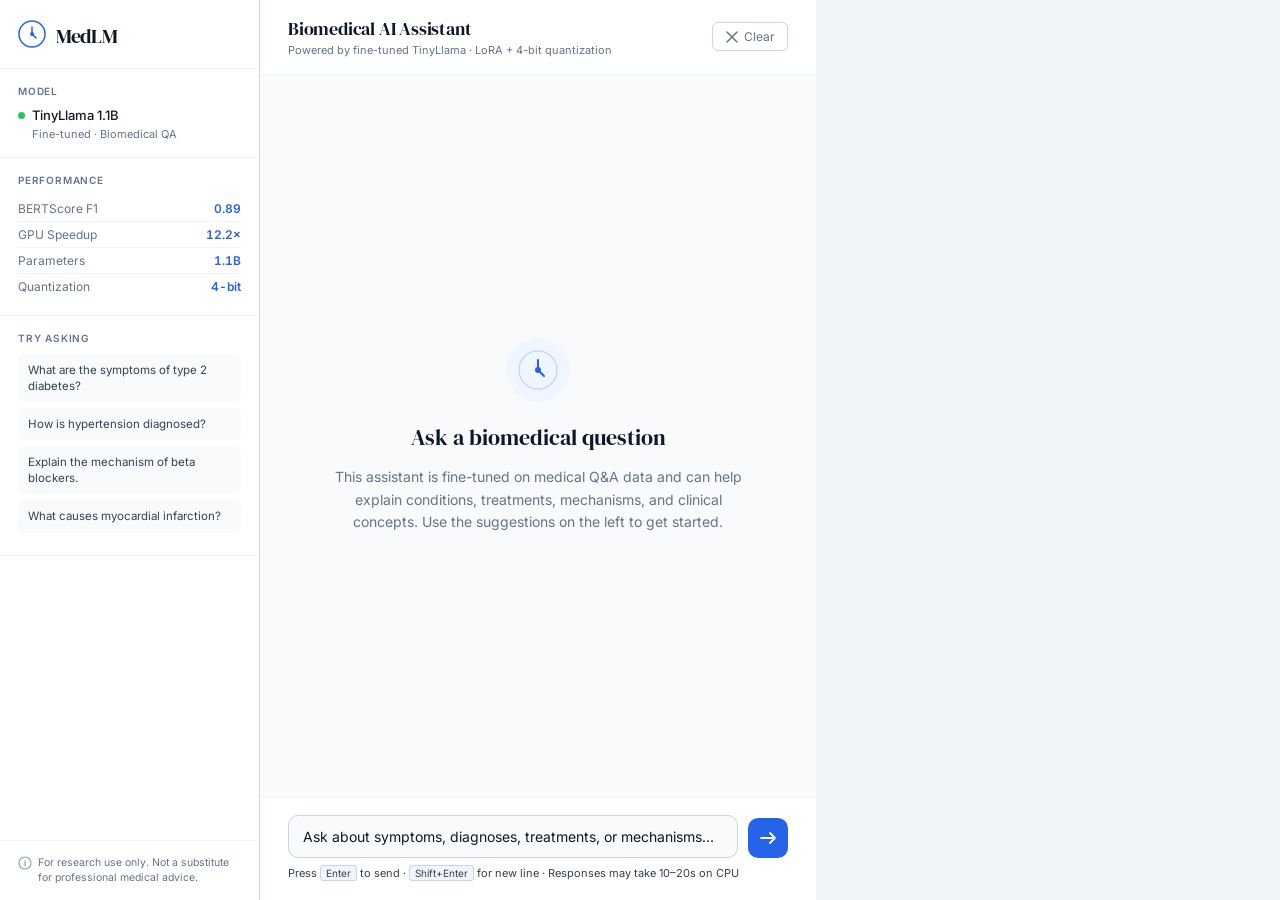
<file: frontend/index.html>
<!DOCTYPE html>
<html lang="en">
<head>
  <meta charset="UTF-8" />
  <meta name="viewport" content="width=device-width, initial-scale=1.0" />
  <title>MedLM — Biomedical AI Assistant</title>
  <link rel="preconnect" href="https://fonts.googleapis.com" />
  <link rel="preconnect" href="https://fonts.gstatic.com" crossorigin />
  <link href="https://fonts.googleapis.com/css2?family=Inter:wght@300;400;500;600&family=DM+Serif+Display:ital@0;1&display=swap" rel="stylesheet" />
  <link rel="stylesheet" href="/frontend/style.css" />
</head>
<body>
  <!-- Sidebar -->
  <aside class="sidebar">
    <div class="sidebar-header">
      <div class="logo-mark">
        <svg width="28" height="28" viewBox="0 0 28 28" fill="none">
          <circle cx="14" cy="14" r="13" stroke="#2563EB" stroke-width="1.5"/>
          <path d="M14 7v7l4 4" stroke="#2563EB" stroke-width="1.5" stroke-linecap="round"/>
          <circle cx="14" cy="14" r="2" fill="#2563EB"/>
        </svg>
      </div>
      <span class="logo-text">MedLM</span>
    </div>

    <div class="sidebar-section">
      <p class="sidebar-label">Model</p>
      <div class="model-badge">
        <span class="model-dot"></span>
        TinyLlama 1.1B
      </div>
      <p class="model-sub">Fine-tuned · Biomedical QA</p>
    </div>

    <div class="sidebar-section">
      <p class="sidebar-label">Performance</p>
      <div class="stat-row">
        <span class="stat-label">BERTScore F1</span>
        <span class="stat-value">0.89</span>
      </div>
      <div class="stat-row">
        <span class="stat-label">GPU Speedup</span>
        <span class="stat-value">12.2×</span>
      </div>
      <div class="stat-row">
        <span class="stat-label">Parameters</span>
        <span class="stat-value">1.1B</span>
      </div>
      <div class="stat-row">
        <span class="stat-label">Quantization</span>
        <span class="stat-value">4-bit</span>
      </div>
    </div>

    <div class="sidebar-section">
      <p class="sidebar-label">Try asking</p>
      <button class="suggestion" onclick="fillSuggestion(this)">What are the symptoms of type 2 diabetes?</button>
      <button class="suggestion" onclick="fillSuggestion(this)">How is hypertension diagnosed?</button>
      <button class="suggestion" onclick="fillSuggestion(this)">Explain the mechanism of beta blockers.</button>
      <button class="suggestion" onclick="fillSuggestion(this)">What causes myocardial infarction?</button>
    </div>

    <div class="sidebar-footer">
      <div class="disclaimer">
        <svg width="14" height="14" viewBox="0 0 14 14" fill="none">
          <circle cx="7" cy="7" r="6" stroke="#94A3B8" stroke-width="1.2"/>
          <path d="M7 6v4M7 4.5v.5" stroke="#94A3B8" stroke-width="1.2" stroke-linecap="round"/>
        </svg>
        For research use only. Not a substitute for professional medical advice.
      </div>
    </div>
  </aside>

  <!-- Main chat area -->
  <main class="chat-main">
    <header class="chat-header">
      <div class="chat-header-left">
        <h1 class="chat-title">Biomedical AI Assistant</h1>
        <span class="chat-subtitle">Powered by fine-tuned TinyLlama · LoRA + 4-bit quantization</span>
      </div>
      <button class="clear-btn" onclick="clearChat()">
        <svg width="14" height="14" viewBox="0 0 14 14" fill="none">
          <path d="M2 2l10 10M12 2L2 12" stroke="currentColor" stroke-width="1.5" stroke-linecap="round"/>
        </svg>
        Clear
      </button>
    </header>

    <div class="chat-box" id="chat-box">
      <!-- Welcome state -->
      <div class="welcome-state" id="welcome-state">
        <div class="welcome-icon">
          <svg width="40" height="40" viewBox="0 0 40 40" fill="none">
            <circle cx="20" cy="20" r="19" stroke="#BFDBFE" stroke-width="1.5"/>
            <path d="M20 10v10l6 6" stroke="#2563EB" stroke-width="2" stroke-linecap="round"/>
            <circle cx="20" cy="20" r="3" fill="#2563EB"/>
          </svg>
        </div>
        <h2 class="welcome-title">Ask a biomedical question</h2>
        <p class="welcome-body">This assistant is fine-tuned on medical Q&A data and can help explain conditions, treatments, mechanisms, and clinical concepts. Use the suggestions on the left to get started.</p>
      </div>
    </div>

    <div class="input-area">
      <div class="input-row">
        <textarea
          id="user-input"
          class="chat-input"
          placeholder="Ask about symptoms, diagnoses, treatments, or mechanisms..."
          rows="1"
          onkeydown="handleKey(event)"
          oninput="autoResize(this)"
        ></textarea>
        <button class="send-btn" id="send-btn" onclick="sendMessage()">
          <svg width="18" height="18" viewBox="0 0 18 18" fill="none">
            <path d="M16 9H2M16 9l-5-5M16 9l-5 5" stroke="white" stroke-width="1.8" stroke-linecap="round" stroke-linejoin="round"/>
          </svg>
        </button>
      </div>
      <p class="input-hint">Press <kbd>Enter</kbd> to send · <kbd>Shift+Enter</kbd> for new line · Responses may take 10–20s on CPU</p>
    </div>
  </main>

  <script src="/frontend/script.js"></script>
</body>
</html>
</file>
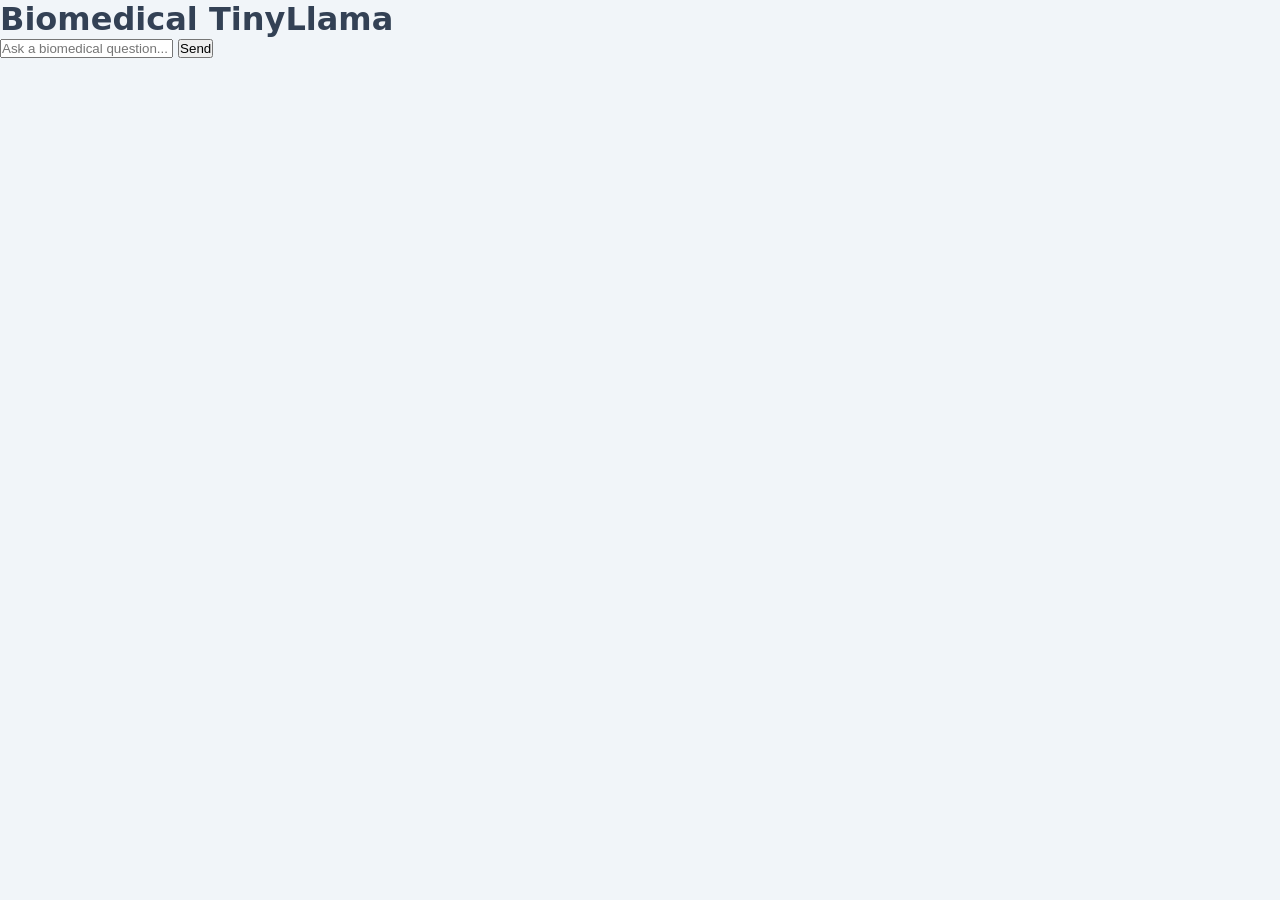
<file: BiomedicalTinyllama/frontend/index.html>
<!DOCTYPE html>
<html>
<head>
    <title>Biomedical TinyLlama Chatbot</title>
    <link rel="stylesheet" href="/frontend/style.css">
</head>
<body>
    <div id="chat-container">
        <h1>Biomedical TinyLlama</h1>
        <div id="chat-box"></div>
        <div id="input-container">
            <input type="text" id="user-input" placeholder="Ask a biomedical question..." />
            <button onclick="sendMessage()">Send</button>
        </div>
    </div>
    <script src="/frontend/script.js"></script>
</body>
</html>
</file>
<file: frontend/style.css>
/* ─── Reset & Base ─────────────────────────────────────────── */
*, *::before, *::after { box-sizing: border-box; margin: 0; padding: 0; }

:root {
  --blue-600:   #2563EB;
  --blue-500:   #3B82F6;
  --blue-100:   #DBEAFE;
  --blue-50:    #EFF6FF;
  --slate-900:  #0F172A;
  --slate-700:  #334155;
  --slate-500:  #64748B;
  --slate-300:  #CBD5E1;
  --slate-100:  #F1F5F9;
  --slate-50:   #F8FAFC;
  --white:      #FFFFFF;
  --sidebar-w:  260px;
  --radius:     10px;
  --font-sans:  'Inter', system-ui, sans-serif;
  --font-serif: 'DM Serif Display', Georgia, serif;
}

html, body {
  height: 100%;
  font-family: var(--font-sans);
  background: var(--slate-100);
  color: var(--slate-700);
  display: flex;
}

/* ─── Sidebar ───────────────────────────────────────────────── */
.sidebar {
  width: var(--sidebar-w);
  min-width: var(--sidebar-w);
  height: 100vh;
  background: var(--white);
  border-right: 1px solid var(--slate-300);
  display: flex;
  flex-direction: column;
  padding: 0;
  overflow-y: auto;
  position: sticky;
  top: 0;
}

.sidebar-header {
  display: flex;
  align-items: center;
  gap: 10px;
  padding: 20px 18px 16px;
  border-bottom: 1px solid var(--slate-100);
}

.logo-text {
  font-family: var(--font-serif);
  font-size: 20px;
  color: var(--slate-900);
  letter-spacing: -0.3px;
}

.sidebar-section {
  padding: 16px 18px;
  border-bottom: 1px solid var(--slate-100);
}

.sidebar-label {
  font-size: 10px;
  font-weight: 600;
  letter-spacing: 0.08em;
  text-transform: uppercase;
  color: var(--slate-500);
  margin-bottom: 10px;
}

.model-badge {
  display: flex;
  align-items: center;
  gap: 7px;
  font-size: 13px;
  font-weight: 500;
  color: var(--slate-900);
  margin-bottom: 4px;
}

.model-dot {
  width: 7px;
  height: 7px;
  border-radius: 50%;
  background: #22C55E;
  flex-shrink: 0;
}

.model-sub {
  font-size: 11px;
  color: var(--slate-500);
  padding-left: 14px;
}

.stat-row {
  display: flex;
  justify-content: space-between;
  align-items: center;
  padding: 5px 0;
  border-bottom: 1px solid var(--slate-100);
}

.stat-row:last-child { border-bottom: none; }

.stat-label {
  font-size: 12px;
  color: var(--slate-500);
}

.stat-value {
  font-size: 12px;
  font-weight: 600;
  color: var(--blue-600);
  font-variant-numeric: tabular-nums;
}

.suggestion {
  display: block;
  width: 100%;
  text-align: left;
  background: var(--slate-50);
  border: 1px solid var(--slate-200);
  border-radius: 6px;
  padding: 8px 10px;
  font-size: 11.5px;
  color: var(--slate-700);
  cursor: pointer;
  margin-bottom: 6px;
  line-height: 1.4;
  transition: background 0.15s, border-color 0.15s;
  font-family: var(--font-sans);
}

.suggestion:hover {
  background: var(--blue-50);
  border-color: var(--blue-100);
  color: var(--blue-600);
}

.sidebar-footer {
  margin-top: auto;
  padding: 14px 18px;
  border-top: 1px solid var(--slate-100);
}

.disclaimer {
  display: flex;
  align-items: flex-start;
  gap: 6px;
  font-size: 10.5px;
  color: var(--slate-500);
  line-height: 1.5;
}

.disclaimer svg { flex-shrink: 0; margin-top: 1px; }

/* ─── Main Chat ─────────────────────────────────────────────── */
.chat-main {
  flex: 1;
  display: flex;
  flex-direction: column;
  height: 100vh;
  overflow: hidden;
  background: var(--slate-50);
}

.chat-header {
  display: flex;
  align-items: center;
  justify-content: space-between;
  padding: 16px 28px;
  background: var(--white);
  border-bottom: 1px solid var(--slate-200);
  flex-shrink: 0;
}

.chat-header-left { display: flex; flex-direction: column; gap: 2px; }

.chat-title {
  font-family: var(--font-serif);
  font-size: 18px;
  color: var(--slate-900);
  font-weight: 400;
  letter-spacing: -0.2px;
}

.chat-subtitle {
  font-size: 11px;
  color: var(--slate-500);
}

.clear-btn {
  display: flex;
  align-items: center;
  gap: 5px;
  background: none;
  border: 1px solid var(--slate-300);
  border-radius: 6px;
  padding: 6px 12px;
  font-size: 12px;
  color: var(--slate-500);
  cursor: pointer;
  font-family: var(--font-sans);
  transition: border-color 0.15s, color 0.15s;
}

.clear-btn:hover {
  border-color: var(--slate-400);
  color: var(--slate-700);
}

/* ─── Chat Box ──────────────────────────────────────────────── */
.chat-box {
  flex: 1;
  overflow-y: auto;
  padding: 28px;
  display: flex;
  flex-direction: column;
  gap: 20px;
  scroll-behavior: smooth;
}

/* Welcome */
.welcome-state {
  display: flex;
  flex-direction: column;
  align-items: center;
  justify-content: center;
  text-align: center;
  flex: 1;
  padding: 60px 40px;
  gap: 14px;
}

.welcome-icon {
  width: 64px;
  height: 64px;
  background: var(--blue-50);
  border-radius: 50%;
  display: flex;
  align-items: center;
  justify-content: center;
  margin-bottom: 6px;
}

.welcome-title {
  font-family: var(--font-serif);
  font-size: 22px;
  font-weight: 400;
  color: var(--slate-900);
}

.welcome-body {
  font-size: 14px;
  color: var(--slate-500);
  max-width: 420px;
  line-height: 1.6;
}

/* Messages */
.message-row {
  display: flex;
  gap: 12px;
  align-items: flex-start;
  animation: fadein 0.2s ease;
}

@keyframes fadein {
  from { opacity: 0; transform: translateY(6px); }
  to   { opacity: 1; transform: translateY(0); }
}

.message-row.user { flex-direction: row-reverse; }

.avatar {
  width: 32px;
  height: 32px;
  border-radius: 50%;
  flex-shrink: 0;
  display: flex;
  align-items: center;
  justify-content: center;
  font-size: 12px;
  font-weight: 600;
}

.avatar.user-avatar {
  background: var(--blue-600);
  color: white;
}

.avatar.bot-avatar {
  background: var(--white);
  border: 1.5px solid var(--slate-200);
  color: var(--blue-600);
}

.bubble {
  max-width: 68%;
  padding: 12px 16px;
  border-radius: var(--radius);
  font-size: 14px;
  line-height: 1.65;
}

.user .bubble {
  background: var(--blue-600);
  color: white;
  border-bottom-right-radius: 3px;
}

.bot .bubble {
  background: var(--white);
  color: var(--slate-700);
  border: 1px solid var(--slate-200);
  border-bottom-left-radius: 3px;
}

/* Typing indicator */
.typing-indicator {
  display: flex;
  align-items: center;
  gap: 5px;
  padding: 14px 16px;
}

.typing-dot {
  width: 6px;
  height: 6px;
  border-radius: 50%;
  background: var(--slate-400);
  animation: bounce 1.2s infinite;
}

.typing-dot:nth-child(2) { animation-delay: 0.2s; }
.typing-dot:nth-child(3) { animation-delay: 0.4s; }

@keyframes bounce {
  0%, 80%, 100% { transform: translateY(0); }
  40%           { transform: translateY(-6px); }
}

.thinking-label {
  font-size: 11px;
  color: var(--slate-400);
  margin-left: 4px;
}

/* ─── Input Area ────────────────────────────────────────────── */
.input-area {
  padding: 16px 28px 20px;
  background: var(--white);
  border-top: 1px solid var(--slate-200);
  flex-shrink: 0;
}

.input-row {
  display: flex;
  gap: 10px;
  align-items: flex-end;
}

.chat-input {
  flex: 1;
  resize: none;
  border: 1.5px solid var(--slate-300);
  border-radius: var(--radius);
  padding: 10px 14px;
  font-size: 14px;
  font-family: var(--font-sans);
  color: var(--slate-900);
  background: var(--slate-50);
  outline: none;
  line-height: 1.5;
  max-height: 120px;
  transition: border-color 0.15s;
}

.chat-input:focus {
  border-color: var(--blue-500);
  background: var(--white);
}

.chat-input::placeholder { color: var(--slate-400); }

.send-btn {
  width: 40px;
  height: 40px;
  border-radius: var(--radius);
  background: var(--blue-600);
  border: none;
  cursor: pointer;
  display: flex;
  align-items: center;
  justify-content: center;
  flex-shrink: 0;
  transition: background 0.15s, opacity 0.15s;
}

.send-btn:hover { background: var(--blue-500); }
.send-btn:disabled { opacity: 0.5; cursor: not-allowed; }

.input-hint {
  font-size: 11px;
  color: var(--slate-400);
  margin-top: 8px;
}

kbd {
  background: var(--slate-100);
  border: 1px solid var(--slate-300);
  border-radius: 3px;
  padding: 1px 5px;
  font-family: var(--font-sans);
  font-size: 10px;
}

/* ─── Scrollbar ─────────────────────────────────────────────── */
.chat-box::-webkit-scrollbar { width: 5px; }
.chat-box::-webkit-scrollbar-track { background: transparent; }
.chat-box::-webkit-scrollbar-thumb { background: var(--slate-300); border-radius: 10px; }

/* ─── Responsive ────────────────────────────────────────────── */
@media (max-width: 700px) {
  .sidebar { display: none; }
  .chat-header { padding: 14px 16px; }
  .chat-box { padding: 16px; }
  .input-area { padding: 12px 16px 16px; }
  .bubble { max-width: 85%; }
}

@media (prefers-reduced-motion: reduce) {
  .typing-dot { animation: none; }
  .message-row { animation: none; }
}
</file>
